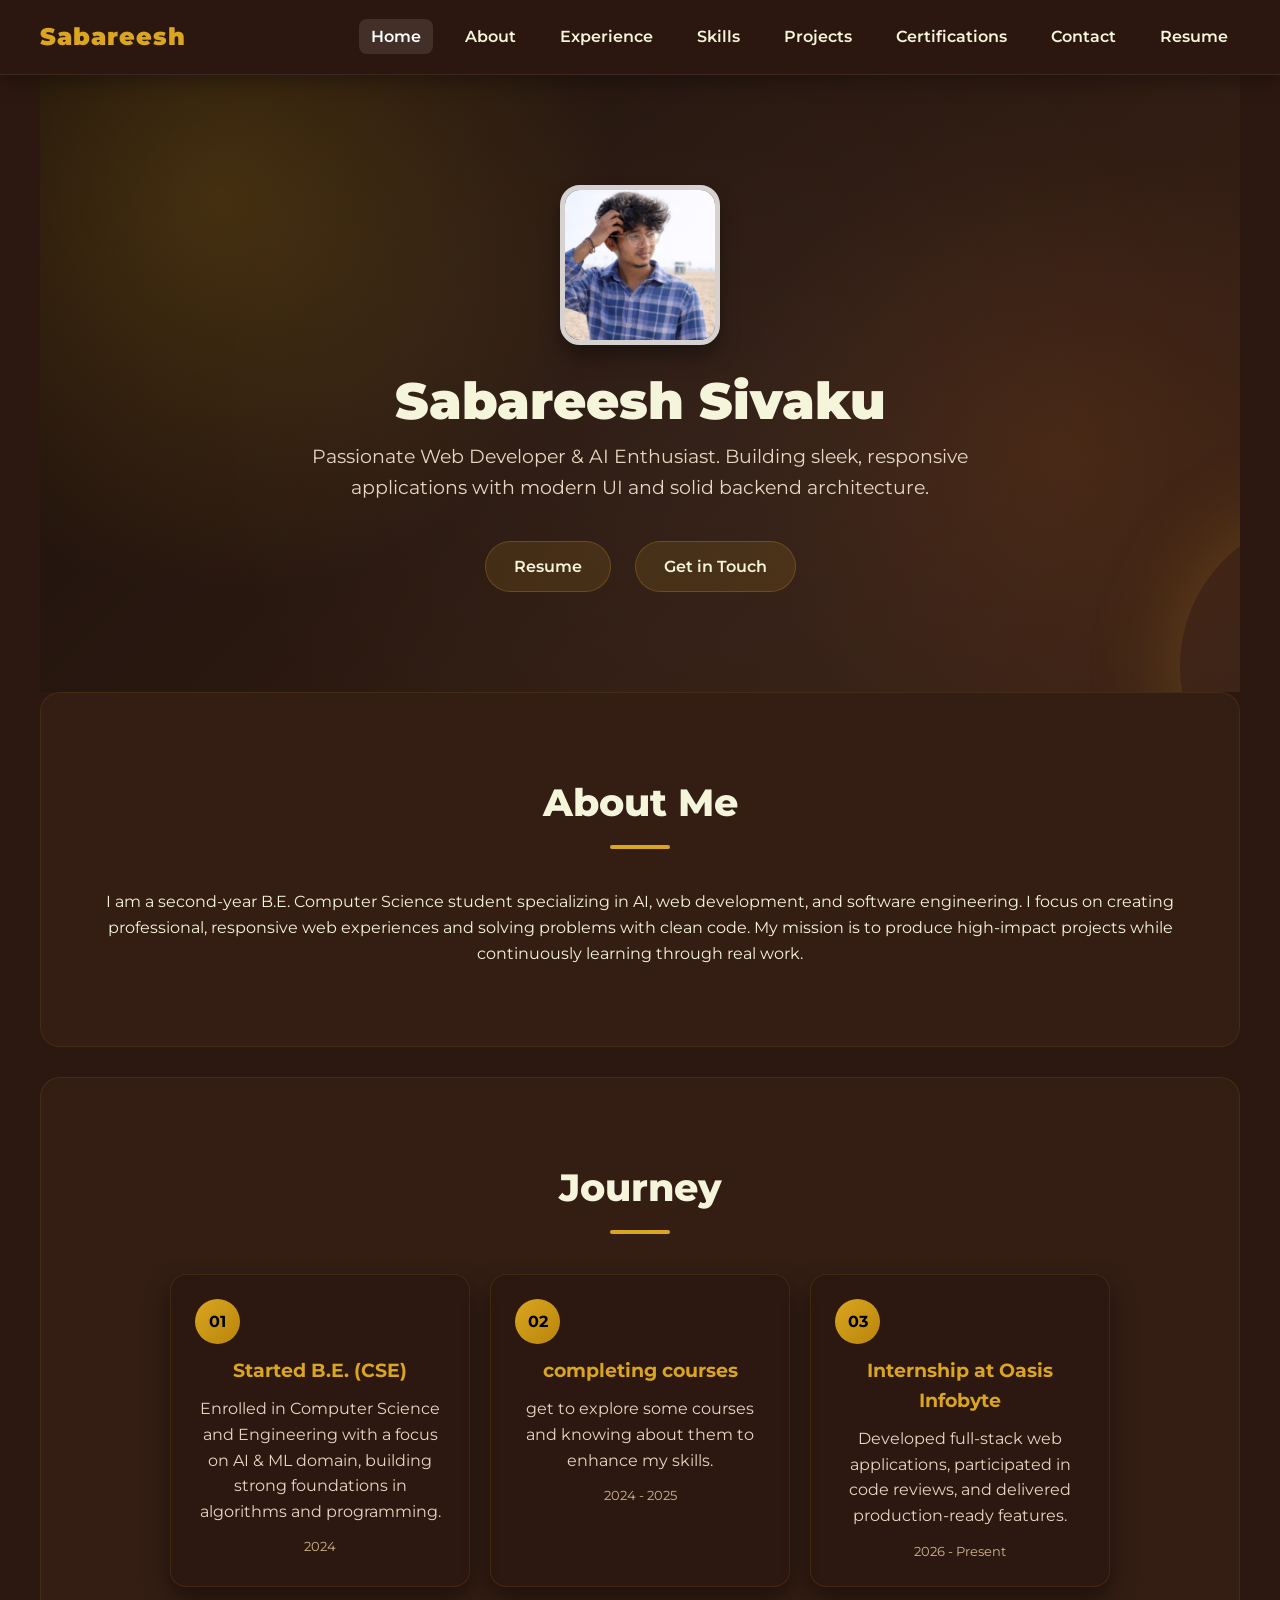
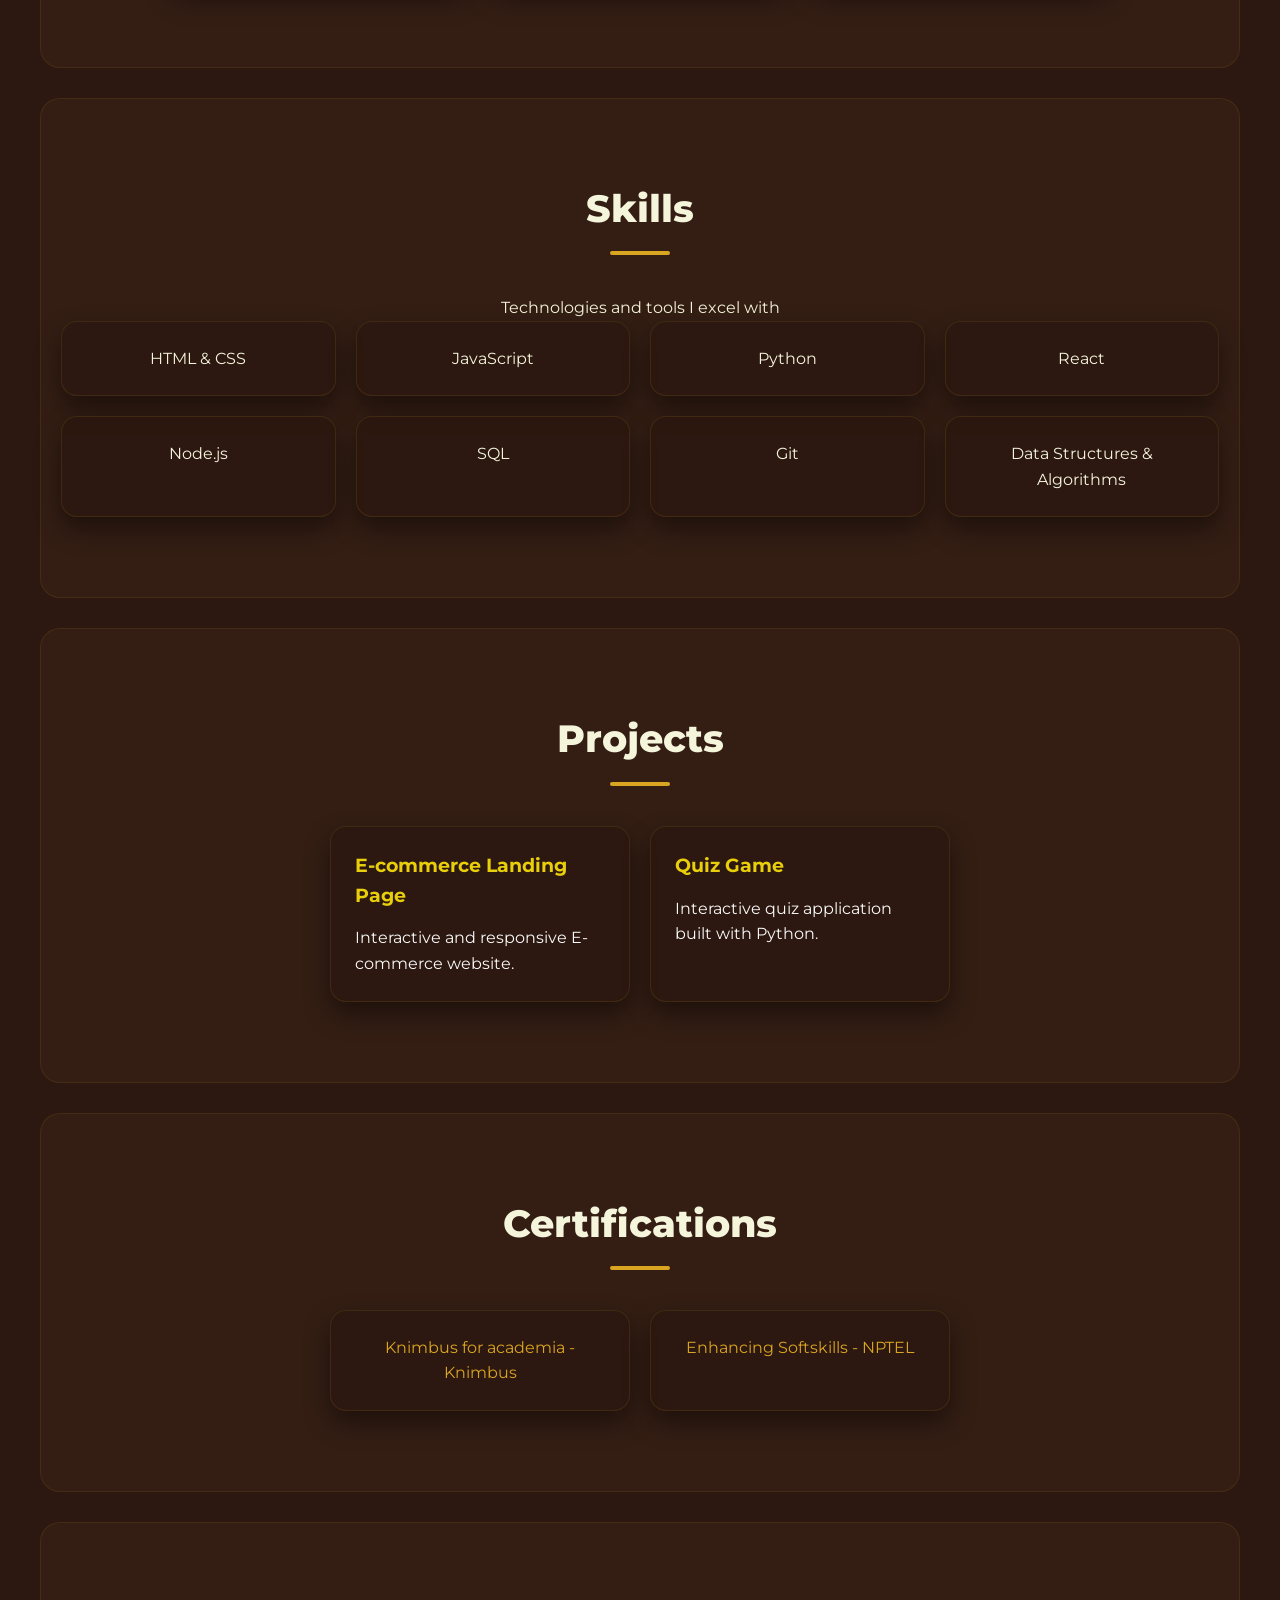
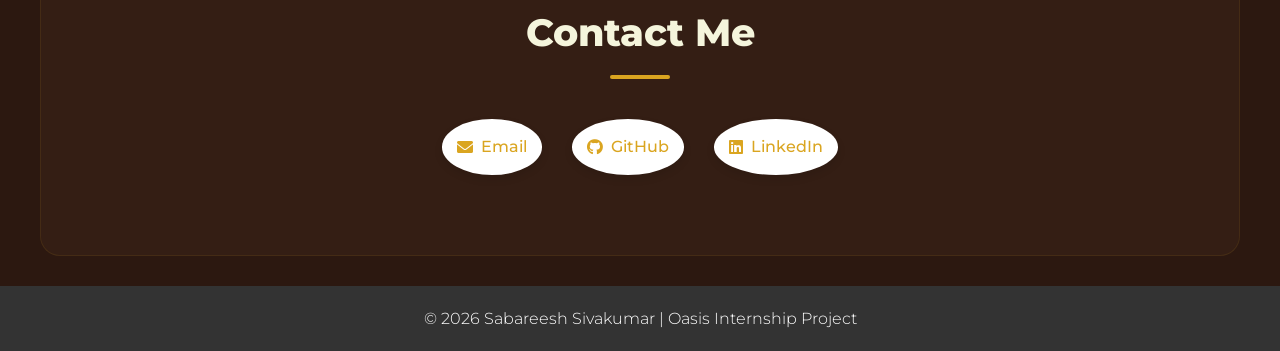
<file: OIBSIP/task2/index.html>
<!DOCTYPE html>
<html lang="en">
<head>
  <meta charset="UTF-8">
  <meta name="viewport" content="width=device-width, initial-scale=1.0">
  <title>Sabareesh Sivakumar | Portfolio</title>
  <link rel="stylesheet" href="style.css">
  <link href="https://fonts.googleapis.com/css2?family=Montserrat:wght@300;400;500;700;900&display=swap" rel="stylesheet">
  <link rel="stylesheet" href="https://cdnjs.cloudflare.com/ajax/libs/font-awesome/6.0.0/css/all.min.css">
</head>
<body>
  <nav class="navbar">
    <div class="logo">Sabareesh</div>
    <ul class="nav-links">
      <li><a href="#hero" class="active">Home</a></li>
      <li><a href="#about">About</a></li>
      <li><a href="#experience">Experience</a></li>
      <li><a href="#skills">Skills</a></li>
      <li><a href="#projects">Projects</a></li>
      <li><a href="#certifications">Certifications</a></li>
      <li><a href="#contact">Contact</a></li>
      <li><a href="resume.pdf" target="_blank">Resume</a></li>
    </ul>
  </nav>

  <section id="hero" class="hero">
    <img src="imagetask2/profile.jpeg" alt="Sabareesh Profile" class="profile-img">
    <h1>Sabareesh Sivakumar</h1>
    <p>Passionate Web Developer & AI Enthusiast. Building sleek, responsive applications with modern UI and solid backend architecture.</p>
    <div class="hero-buttons">
      <a href="resume.pdf" class="btn" target="_blank"> Resume</a>
      <a href="#contact" class="btn">Get in Touch</a>
    </div>
  </section>

  <section id="about" class="about">
    <h2>About Me</h2>
    <p>I am a second-year B.E. Computer Science student specializing in AI, web development, and software engineering. I focus on creating professional, responsive web experiences and solving problems with clean code. My mission is to produce high-impact projects while continuously learning through real work.</p>
  </section>

  <section id="experience" class="experience journey">
    <h2>Journey</h2>
    <div class="journey-container">
      <div class="journey-box">
        <div class="journey-step">01</div>
        <h3>Started B.E. (CSE)</h3>
        <p>Enrolled in Computer Science and Engineering with a focus on AI & ML domain, building strong foundations in algorithms and programming.</p>
        <small>2024</small>
      </div>
      <div class="journey-box">
        <div class="journey-step">02</div>
        <h3>completing courses</h3>
        <p>get to explore some courses and knowing about them to enhance my skills.</p>
        <small>2024 - 2025</small>
      </div>
      <div class="journey-box">
        <div class="journey-step">03</div>
        <h3>Internship at Oasis Infobyte</h3>
        <p>Developed full-stack web applications, participated in code reviews, and delivered production-ready features.</p>
        <small>2026 - Present</small>
      </div>
    </div>
  </section>

  <section id="skills" class="skills">
    <h2>Skills</h2>
    <p class="section-subtitle">Technologies and tools I excel with</p>
    <div class="skill-cards">
      <div class="card">HTML & CSS</div>
      <div class="card">JavaScript</div>
      <div class="card">Python</div>
      <div class="card">React</div>
      <div class="card">Node.js</div>
      <div class="card">SQL</div>
      <div class="card">Git</div>
      <div class="card">Data Structures & Algorithms</div>
    </div>
  </section>

  <section id="projects" class="projects">
    <h2>Projects</h2>
    <div class="project-cards">
      <div onclick="openProject('E-commerce Landing Page','A modern e-commerce landing page with responsive UI.', 'HTML, CSS, JavaScript', 'https://github.com/sabareesh/project1')" class="project-card">
        <h3>E-commerce Landing Page</h3>
        <p>Interactive and responsive E-commerce website.</p>
      </div>
      <div onclick="openProject('Quiz Game App','Python quiz game with scoring and questions data layer.', 'Python, Flask', 'https://github.com/sabareesh/project2')" class="project-card">
        <h3>Quiz Game</h3>
        <p>Interactive quiz application built with Python.</p>
      </div>
    </div>
  </section>
  

  <section id="certifications" class="certifications">
    <h2>Certifications</h2>
    <div class="certification-cards">
      <div class="card"><a href="imagetask2/knimbus certificate.png" target="_blank">Knimbus for academia - Knimbus</a></div>
      <div class="card"><a href="#">Enhancing Softskills - NPTEL</a></div>
    </div>
  </section>

  <section id="contact" class="contact">
    <h2>Contact Me</h2>
    <div class="contact-icons">
      <a href="mailto:sabareeshsivakumar88@gmail.com" class="icon"><i class="fas fa-envelope"></i> Email</a>
      <a href="https://github.com/sab2407" target="_blank" class="icon"><i class="fab fa-github"></i> GitHub</a>
      <a href="https://www.linkedin.com/in/sabareesh-sivakumar-8921253a9/" target="_blank" class="icon"><i class="fab fa-linkedin"></i> LinkedIn</a>
    </div>
  </section>

  <footer>
    <p>© 2026 Sabareesh Sivakumar | Oasis Internship Project</p>
  </footer>

  <div id="projectModal" class="modal">
    <div class="modal-content">
      <span class="close" onclick="closeProject()">&times;</span>
      <h3 id="modalTitle"></h3>
      <p id="modalDesc"></p>
      <p><strong>Technologies:</strong> <span id="modalTech"></span></p>
      <a id="modalLink" href="#" target="_blank" class="btn">View on GitHub</a>
    </div>
  </div>

  <script src="script.js"></script>
</body>
</html>
</file>
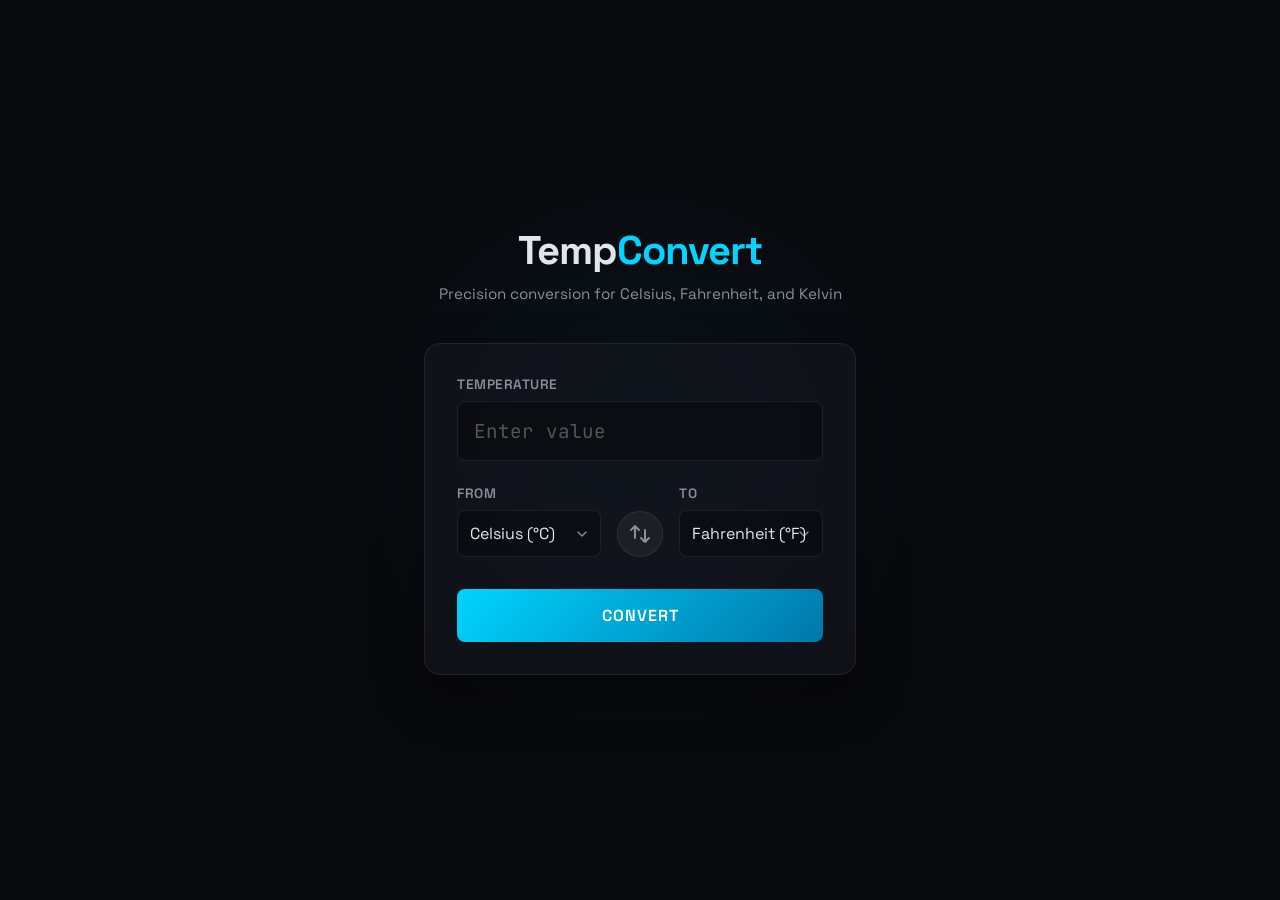
<file: OIBSIP/task3/index.html>
<!DOCTYPE html>
<html lang="en">
<head>
    <meta charset="UTF-8">
    <meta name="viewport" content="width=device-width, initial-scale=1.0">
    <title>Temperature Converter</title>
    <link rel="stylesheet" href="style.css">
    <link rel="preconnect" href="https://fonts.googleapis.com">
    <link rel="preconnect" href="https://fonts.gstatic.com" crossorigin>
    <link href="https://fonts.googleapis.com/css2?family=Space+Grotesk:wght@400;600;700&family=JetBrains+Mono:wght@500&display=swap" rel="stylesheet">
</head>
<body>

    <div class="container">
        <div class="header">
            <h1>Temp<span>Convert</span></h1>
            <p>Precision conversion for Celsius, Fahrenheit, and Kelvin</p>
        </div>

        <div class="converter-card">
            <div class="input-group">
                <label for="temperature">Temperature</label>
                <input type="number" id="temperature" placeholder="Enter value" step="any">
                <span id="error-msg">Please enter a valid number</span>
            </div>

            <div class="selection-group">
                <div class="select-wrapper">
                    <label for="input-unit">From</label>
                    <select id="input-unit">
                        <option value="celsius">Celsius (°C)</option>
                        <option value="fahrenheit">Fahrenheit (°F)</option>
                        <option value="kelvin">Kelvin (K)</option>
                    </select>
                </div>

                <div class="swap-icon" id="swap-btn" title="Swap Units">
                    <svg xmlns="http://www.w3.org/2000/svg" width="24" height="24" viewBox="0 0 24 24" fill="none" stroke="currentColor" stroke-width="2" stroke-linecap="round" stroke-linejoin="round">
                        <path d="M7 16V4M7 4L3 8M7 4L11 8M17 8V20M17 20L21 16M17 20L13 16"/>
                    </svg>
                </div>

                <div class="select-wrapper">
                    <label for="output-unit">To</label>
                    <select id="output-unit">
                        <option value="fahrenheit">Fahrenheit (°F)</option>
                        <option value="celsius">Celsius (°C)</option>
                        <option value="kelvin">Kelvin (K)</option>
                    </select>
                </div>
            </div>

            <button id="convert-btn" class="convert-btn">Convert</button>

            <div id="result-box" class="result-box hidden">
                <span class="result-label">Result</span>
                <div class="result-value" id="result-display">--</div>
            </div>
        </div>

        <div class="bg-glow"></div>
    </div>

    <script src="script.js"></script>
</body>
</html>
</file>
<file: OIBSIP/task2/style.css>
/* General Reset */
* { margin: 0; padding: 0; box-sizing: border-box; }
body { font-family: 'Montserrat', sans-serif; line-height: 1.6; background: #2c1810; color: #f5f5dc; scroll-behavior: smooth; }

/* Navbar */
.navbar { display: flex; justify-content: space-between; align-items: center; padding: 18px 40px; background: rgba(44,24,16,0.92); color: #f5f5dc; position: sticky; top: 0; z-index: 1000; box-shadow: 0 4px 20px rgba(0,0,0,0.35); backdrop-filter: blur(10px); border-bottom: 1px solid rgba(255,255,255,0.08); }
.navbar .logo { font-size: 1.5em; font-weight: 900; color: #daa520; letter-spacing: 1px; }
.nav-links { list-style: none; display: flex; gap: 20px; }
.nav-links li { }
.nav-links a { color: #f5f5dc; text-decoration: none; transition: color 0.2s ease, transform 0.2s ease; font-weight: 600; padding: 8px 12px; border-radius: 8px; }
.nav-links a:hover, .nav-links a.active { color: #ffffff; background: rgba(255,255,255,0.1); transform: translateY(-1px); }

/* Hero */
.hero { text-align: center; padding: 110px 20px 90px; background: radial-gradient(circle at 15% 20%, rgba(218, 165, 32, 0.2), transparent 35%), radial-gradient(circle at 85% 60%, rgba(139, 69, 19, 0.2), transparent 30%), linear-gradient(135deg, #1a0f0a 0%, #3d2418 100%); color: #f5f5dc; position: relative; overflow: hidden; }
.hero::before { content: ''; position: absolute; top: -20%; left: -20%; width: 150%; height: 150%; background: radial-gradient(circle, rgba(255,255,255,0.08), transparent 50%); opacity: 0.4; animation: float 8s infinite ease-in-out; }
.hero::after { content: '';
  position: absolute;
  bottom: -20%;
  right: -20%;
  width: 300px;
  height: 300px;
  border-radius: 50%;
  box-shadow: 0 0 90px rgba(218, 165, 32, 0.25);
}
.hero > * { position: relative; z-index: 1; }
.hero .profile-img { width: 160px; height: 160px; border-radius: 20px; margin-bottom: 20px; border: 5px solid rgba(255,255,255,0.8); box-shadow: 0 12px 20px rgba(0,0,0,0.35); }
.hero h1 { font-size: clamp(2.2rem, 4vw, 3.4rem); margin-bottom: 12px; font-weight: 900; line-height: 1.1; }
.hero p { font-size: 1.2rem; margin-bottom: 28px; font-weight: 400; color: #e6d7c3; max-width: 760px; margin-left: auto; margin-right: auto; }
.btn { display: inline-block; padding: 12px 28px; margin: 10px; background: rgba(218,165,32,0.12); color: #f5f5dc; border-radius: 30px; text-decoration: none; border: 1px solid rgba(218,165,32,0.25); transition: all 0.3s; font-weight: 600; }
.btn:hover { background: rgba(218,165,32,0.2); color: #f5f5dc; transform: translateY(-2px); box-shadow: 0 8px 22px rgba(0,0,0,0.25); }

@keyframes float { 0%, 100% { transform: translate(0, 0); } 50% { transform: translate(20px, -18px); } }

/* Sections */
section { padding: 80px 20px; text-align: center; max-width: 1200px; margin: 0 auto; }
section:not(#hero) { background: rgba(61,36,24,0.5); border: 1px solid rgba(218,165,32,0.10); border-radius: 20px; margin-bottom: 30px; }
h2 { margin-bottom: 40px; font-size: 2.35em; color: #f5f5dc; font-weight: 800; position: relative; }
h2::after { content: ''; display: block; width: 60px; height: 4px; background: #daa520; margin: 12px auto; border-radius: 4px; }

/* Cards */
.skill-cards, .project-cards, .achievement-cards, .certification-cards, .experience-cards, .journey-container { display: flex; flex-wrap: wrap; justify-content: center; gap: 20px; }
.card, .project-card, .journey-box { background: rgba(44, 24, 16, 0.9); padding: 24px; border-radius: 16px; box-shadow: 0 12px 26px rgba(0,0,0,0.45); transition: all 0.3s ease; cursor: pointer; flex: 1 1 240px; max-width: 300px; border: 1px solid rgba(218,165,32,0.12); }
.card:hover, .project-card:hover, .journey-box:hover { transform: translateY(-7px); box-shadow: 0 16px 32px rgba(0,0,0,0.5); }
.card h3, .journey-box h3 { margin-bottom: 10px; color: #daa520; }
.card p, .journey-box p { color: #e6d7c3; }
.card a, .journey-box a { color: #daa520; text-decoration: none; }
.card a:hover, .journey-box a:hover { color: #b8860b; }
.skill-cards .card { min-width: 220px; }
.journey-step { width: 45px; height: 45px; border-radius: 50%; background: linear-gradient(135deg, #daa520, #b8860b); color: #000; display: flex; align-items: center; justify-content: center; font-weight: 700; margin-bottom: 12px; }
.journey-box small { color: #d2b48c; display: block; margin-top: 12px; }


/* Projects */
.project-card { text-align: left; }
.project-card h3 { color: #e9cf0a; margin-bottom: 15px; }
.project-card p { color: #fafafa; }

/* Contact */
.contact-icons { display: flex; justify-content: center; gap: 30px; flex-wrap: wrap; }
.icon { text-decoration: none; color: #daa520; font-weight: 500; transition: all 0.3s; padding: 15px; border-radius: 50%; background: #fff; box-shadow: 0 4px 8px rgba(0,0,0,0.1); display: flex; align-items: center; justify-content: center; }
.icon:hover { color: #fff; background: #daa520; transform: scale(1.1); }
.icon i { margin-right: 8px; }

/* Footer */
footer { background: #333; color: #fff; text-align: center; padding: 20px; font-weight: 300; }

/* Modal */
.modal { display: none; position: fixed; top: 0; left: 0; width: 100%; height: 100%; background: rgba(0,0,0,0.8); justify-content: center; align-items: center; z-index: 1000; }
.modal-content { background: #fff; padding: 40px; border-radius: 15px; width: 80%; max-width: 600px; text-align: center; position: relative; box-shadow: 0 10px 30px rgba(0,0,0,0.3); }
.close { position: absolute; top: 15px; right: 25px; font-size: 2em; cursor: pointer; color: #333; }
.close:hover { color: #daa520; }

/* Animations */
section { opacity: 0; transform: translateY(20px); transition: opacity 0.6s ease, transform 0.6s ease; }
section.animate { opacity: 1; transform: translateY(0); }

@keyframes fadeInUp {
  from { opacity: 0; transform: translateY(30px); }
  to { opacity: 1; transform: translateY(0); }
}

.hero .profile-img { animation: fadeInUp 1s ease-out; }
.hero p { animation: fadeInUp 1s ease-out 0.5s both; }

/* Skills */
.skill-item { margin-bottom: 20px; text-align: left; }
.skill-item span { display: block; margin-bottom: 6px; color: #333; font-weight: 600; }
.progress-wrap { background: rgba(0,0,0,0.1); border-radius: 10px; height: 12px; overflow: hidden; }
.progress-bar { height: 100%; background: linear-gradient(90deg, #daa520, #b8860b); border-radius: 10px; width: 0; transition: width 1s ease; }

/* Back to top button */
.back-to-top { position: fixed; bottom: 20px; right: 20px; background: #daa520; color: #000; border: none; border-radius: 50%; width: 50px; height: 50px; font-size: 20px; cursor: pointer; opacity: 0; transition: opacity 0.3s; z-index: 1000; }
.back-to-top:hover { background: #b8860b; }

/* Responsive */
@media (max-width: 1024px) {
  .navbar { padding: 14px 28px; }
  section { padding: 64px 18px; }
}
@media (max-width: 768px) {
  .nav-links { flex-direction: column; align-items: center; gap: 10px; }
  .hero { padding: 90px 16px 70px; }
  .project-cards, .experience-cards { grid-template-columns: 1fr; }
}

/* Responsive */
@media (max-width: 768px) {
  .nav-links { flex-direction: column; align-items: center; }
  .nav-links li { margin: 10px 0; }
  .hero h1 { font-size: 2em; }
  .hero p { font-size: 1em; }
  .skill-cards, .project-cards, .achievement-cards, .certification-cards, .experience-cards { flex-direction: column; align-items: center; }
  .contact-icons { gap: 20px; }
}
</file>
<file: OIBSIP/task3/style.css>
:root {
    --bg-color: #08090d;
    --card-bg: rgba(20, 22, 30, 0.7);
    --primary-text: #e4e6eb;
    --secondary-text: #8b8e98;
    --accent: #00d4ff;
    --accent-glow: rgba(0, 212, 255, 0.4);
    --border: rgba(255, 255, 255, 0.08);
    --error: #ff4757;
    --radius: 16px;
    
    /* Dynamic theme colors (changed via JS) */
    --temp-color: var(--accent);
}

* {
    margin: 0;
    padding: 0;
    box-sizing: border-box;
}

body {
    font-family: 'Space Grotesk', sans-serif;
    background-color: var(--bg-color);
    color: var(--primary-text);
    min-height: 100vh;
    display: flex;
    justify-content: center;
    align-items: center;
    overflow: hidden;
}

.container {
    position: relative;
    width: 100%;
    max-width: 480px;
    padding: 24px;
    z-index: 2;
}

/* Background Glow Effect */
.bg-glow {
    position: absolute;
    top: 50%;
    left: 50%;
    transform: translate(-50%, -50%);
    width: 600px;
    height: 600px;
    background: radial-gradient(circle, var(--accent-glow) 0%, rgba(0,0,0,0) 70%);
    opacity: 0.15;
    z-index: 1;
    pointer-events: none;
    transition: background 0.5s ease;
}

.header {
    text-align: center;
    margin-bottom: 40px;
}

.header h1 {
    font-size: 2.5rem;
    font-weight: 700;
    letter-spacing: -1px;
    margin-bottom: 8px;
}

.header h1 span {
    color: var(--accent);
}

.header p {
    color: var(--secondary-text);
    font-size: 0.95rem;
}

/* Card Styles */
.converter-card {
    background: var(--card-bg);
    backdrop-filter: blur(20px);
    -webkit-backdrop-filter: blur(20px);
    border: 1px solid var(--border);
    border-radius: var(--radius);
    padding: 32px;
    box-shadow: 0 20px 50px rgba(0, 0, 0, 0.3);
    position: relative;
    z-index: 2;
}

/* Input Styles */
.input-group {
    margin-bottom: 24px;
    position: relative;
}

label {
    display: block;
    font-size: 0.85rem;
    color: var(--secondary-text);
    margin-bottom: 8px;
    font-weight: 600;
    text-transform: uppercase;
    letter-spacing: 0.5px;
}

input[type="number"] {
    width: 100%;
    padding: 16px;
    background: rgba(0, 0, 0, 0.3);
    border: 1px solid var(--border);
    border-radius: 8px;
    color: var(--primary-text);
    font-family: 'JetBrains Mono', monospace;
    font-size: 1.2rem;
    outline: none;
    transition: all 0.3s ease;
}

input[type="number"]:focus {
    border-color: var(--accent);
    box-shadow: 0 0 0 3px rgba(0, 212, 255, 0.1);
}

input::placeholder {
    color: #555;
}

#error-msg {
    display: none;
    color: var(--error);
    font-size: 0.8rem;
    margin-top: 6px;
    position: absolute;
    bottom: -22px;
    left: 0;
}

.input-group.error input {
    border-color: var(--error);
}

.input-group.error #error-msg {
    display: block;
}

/* Selection Styles */
.selection-group {
    display: flex;
    align-items: flex-end;
    justify-content: space-between;
    gap: 16px;
    margin-bottom: 32px;
}

.select-wrapper {
    flex: 1;
}

select {
    width: 100%;
    padding: 12px;
    background: rgba(0, 0, 0, 0.3);
    border: 1px solid var(--border);
    border-radius: 8px;
    color: var(--primary-text);
    font-family: 'Space Grotesk', sans-serif;
    font-size: 1rem;
    cursor: pointer;
    outline: none;
    appearance: none;
    background-image: url("data:image/svg+xml,%3Csvg xmlns='http://www.w3.org/2000/svg' width='24' height='24' viewBox='0 0 24 24' fill='none' stroke='%238b8e98' stroke-width='2' stroke-linecap='round' stroke-linejoin='round'%3E%3Cpolyline points='6 9 12 15 18 9'%3E%3C/polyline%3E%3C/svg%3E");
    background-repeat: no-repeat;
    background-position: right 10px center;
    background-size: 16px;
}

select:focus {
    border-color: var(--accent);
}

.swap-icon {
    display: flex;
    align-items: center;
    justify-content: center;
    height: 46px;
    width: 46px;
    border-radius: 50%;
    background: rgba(255, 255, 255, 0.05);
    border: 1px solid var(--border);
    cursor: pointer;
    transition: all 0.3s ease;
    color: var(--secondary-text);
}

.swap-icon:hover {
    background: rgba(255, 255, 255, 0.1);
    color: var(--primary-text);
    transform: rotate(180deg);
}

/* Button Styles */
.convert-btn {
    width: 100%;
    padding: 16px;
    background: linear-gradient(135deg, var(--accent), #0077aa);
    border: none;
    border-radius: 8px;
    color: #fff;
    font-family: 'Space Grotesk', sans-serif;
    font-size: 1rem;
    font-weight: 600;
    cursor: pointer;
    transition: transform 0.2s, box-shadow 0.2s;
    text-transform: uppercase;
    letter-spacing: 1px;
}

.convert-btn:hover {
    transform: translateY(-2px);
    box-shadow: 0 10px 20px rgba(0, 212, 255, 0.2);
}

.convert-btn:active {
    transform: translateY(0);
}

/* Result Styles */
.result-box {
    margin-top: 32px;
    text-align: center;
    padding-top: 24px;
    border-top: 1px solid var(--border);
    animation: fadeIn 0.5s ease forwards;
}

.result-box.hidden {
    display: none;
}

.result-label {
    display: block;
    font-size: 0.85rem;
    color: var(--secondary-text);
    margin-bottom: 8px;
    text-transform: uppercase;
}

.result-value {
    font-family: 'JetBrains Mono', monospace;
    font-size: 2.5rem;
    font-weight: 600;
    color: var(--temp-color);
    text-shadow: 0 0 20px var(--accent-glow);
    transition: color 0.4s ease;
}

/* Animations */
@keyframes fadeIn {
    from { opacity: 0; transform: translateY(10px); }
    to { opacity: 1; transform: translateY(0); }
}

/* Mobile Adjustments */
@media (max-width: 480px) {
    .header h1 { font-size: 2rem; }
    .result-value { font-size: 2rem; }
    .selection-group { flex-direction: column; align-items: stretch; }
    .swap-icon { 
        margin: 10px auto; 
        transform: rotate(90deg); 
    }
    .swap-icon:hover {
        transform: rotate(270deg);
    }
}
</file>
